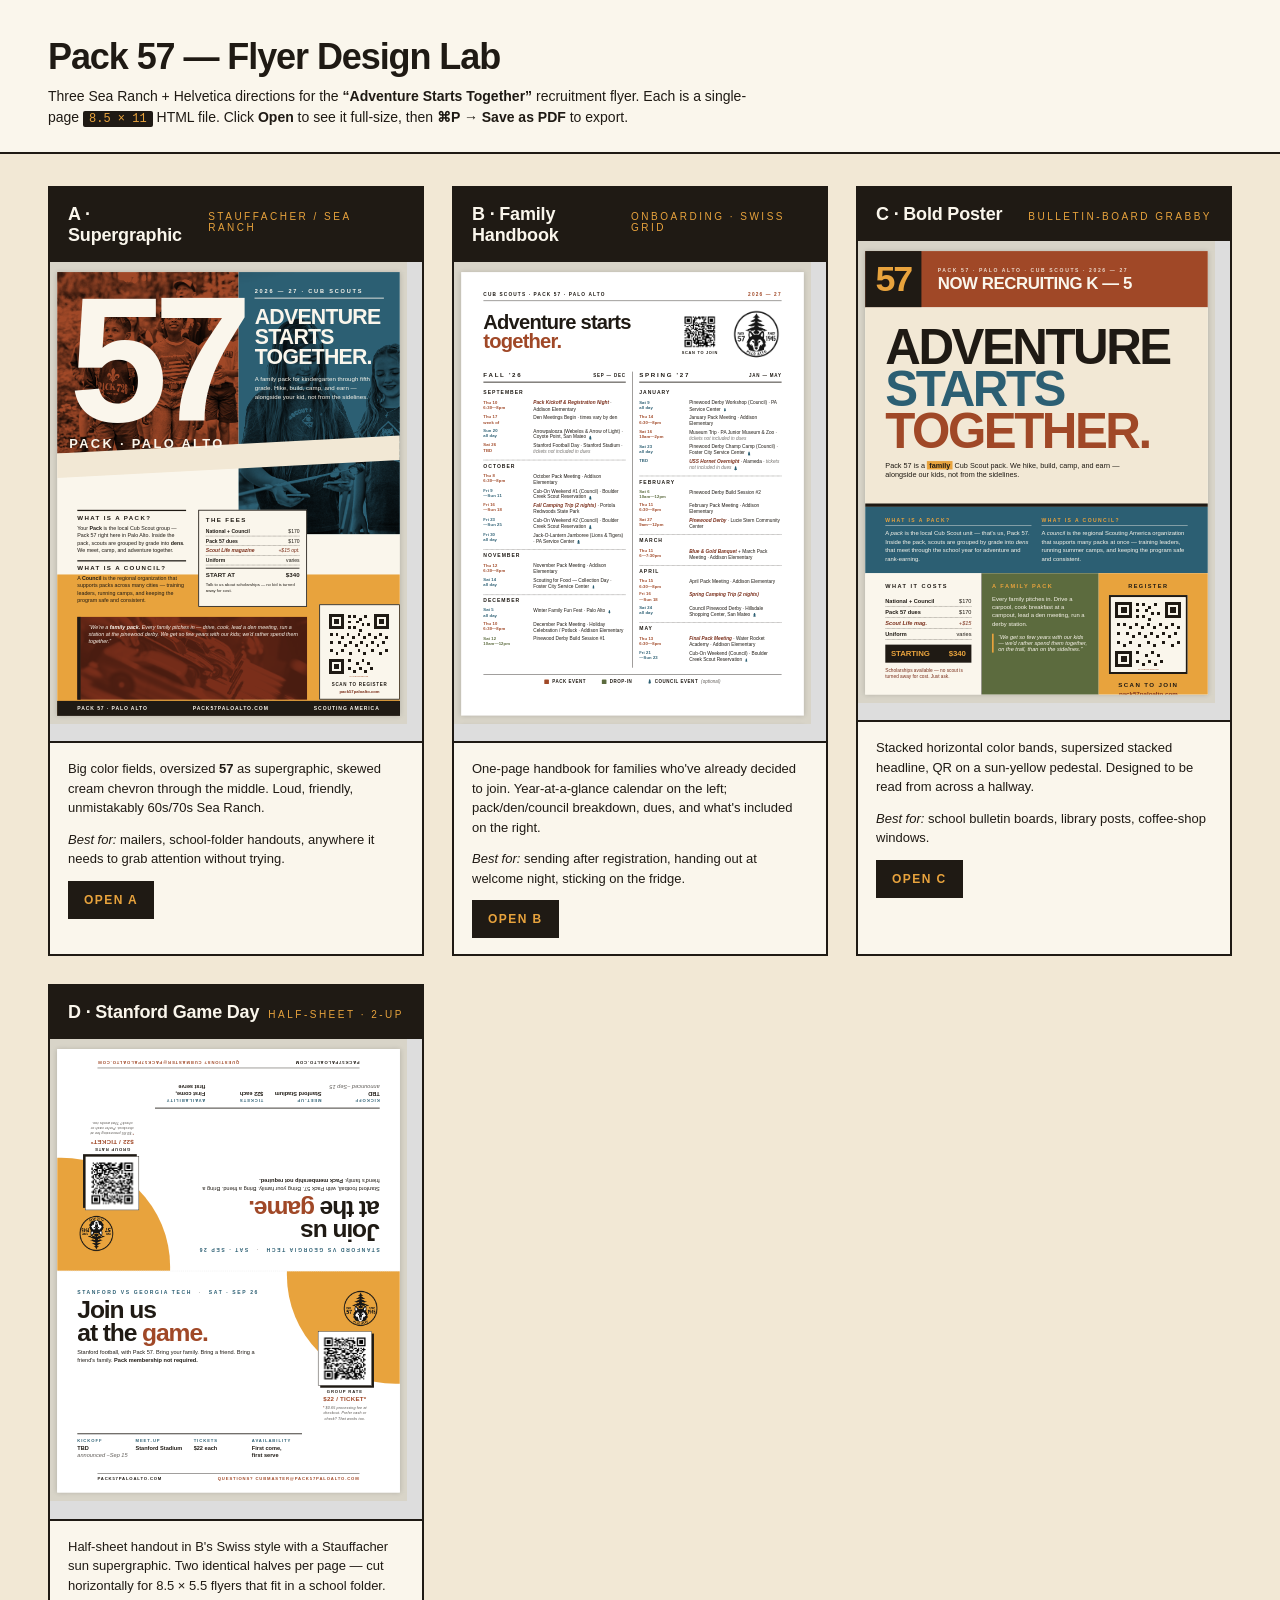
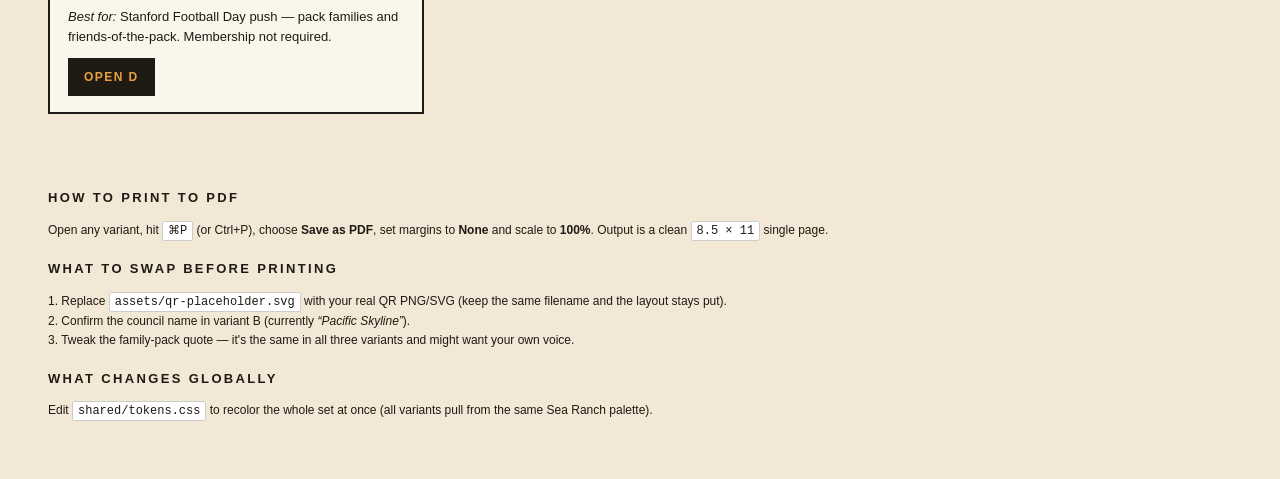
<file: index.html>
<!doctype html>
<html lang="en">
<head>
<meta charset="utf-8">
<title>Pack 57 Flyer — Design Lab</title>
<style>
  :root {
    --redwood: #A04827;
    --ocean:   #2C5F73;
    --sun:     #E8A33D;
    --moss:    #5C6B3E;
    --cream:   #F2E8D5;
    --bone:    #FAF6EC;
    --ink:     #1F1A14;
  }
  * { box-sizing: border-box; }
  html, body {
    margin: 0; padding: 0;
    font-family: "Helvetica Neue", Helvetica, Arial, sans-serif;
    background: var(--cream);
    color: var(--ink);
  }
  header {
    padding: 36px 48px 24px;
    border-bottom: 2px solid var(--ink);
    background: var(--bone);
  }
  header h1 {
    margin: 0;
    font-size: 36px;
    letter-spacing: -0.03em;
    font-weight: 900;
  }
  header p {
    margin: 8px 0 0;
    max-width: 720px;
    line-height: 1.5;
    font-size: 14px;
  }
  header code {
    background: var(--ink); color: var(--sun);
    padding: 1px 6px; border-radius: 2px;
    font-size: 12px;
  }

  main {
    padding: 32px 48px;
    display: grid;
    grid-template-columns: repeat(auto-fit, minmax(360px, 1fr));
    gap: 28px;
  }
  .card {
    background: var(--bone);
    border: 2px solid var(--ink);
    overflow: hidden;
    display: flex;
    flex-direction: column;
  }
  .card .head {
    padding: 16px 18px;
    background: var(--ink);
    color: var(--bone);
    display: flex;
    justify-content: space-between;
    align-items: baseline;
  }
  .card .head .name {
    font-size: 18px;
    font-weight: 900;
    letter-spacing: -0.01em;
  }
  .card .head .tag {
    font-size: 10px;
    letter-spacing: 0.25em;
    text-transform: uppercase;
    color: var(--sun);
  }
  .card .preview {
    aspect-ratio: 8.5 / 11;
    overflow: hidden;
    background: #ddd;
    border-bottom: 2px solid var(--ink);
  }
  .card iframe {
    width: 850px;
    height: 1100px;
    transform: scale(0.42);
    transform-origin: top left;
    border: 0;
    pointer-events: none;
  }
  .card .body {
    padding: 16px 18px;
    flex: 1;
  }
  .card .body p {
    margin: 0 0 12px;
    font-size: 13px;
    line-height: 1.5;
  }
  .card .actions {
    display: flex;
    gap: 8px;
    margin-top: 12px;
  }
  .card a.btn {
    display: inline-block;
    padding: 10px 14px;
    text-decoration: none;
    font-size: 12px;
    font-weight: 700;
    letter-spacing: 0.12em;
    text-transform: uppercase;
    border: 2px solid var(--ink);
    color: var(--ink);
    background: var(--bone);
  }
  .card a.btn.primary {
    background: var(--ink);
    color: var(--sun);
  }
  .card a.btn:hover { background: var(--sun); color: var(--ink); }

  footer {
    padding: 24px 48px 48px;
    font-size: 12px;
    line-height: 1.6;
    color: var(--ink);
  }
  footer h3 {
    margin: 18px 0 8px;
    font-size: 13px;
    text-transform: uppercase;
    letter-spacing: 0.18em;
  }
  footer code {
    background: #fff;
    padding: 2px 5px;
    border: 1px solid #ccc;
    border-radius: 2px;
  }
</style>
</head>
<body>

<header>
  <h1>Pack 57 — Flyer Design Lab</h1>
  <p>Three Sea Ranch + Helvetica directions for the
    <strong>“Adventure Starts Together”</strong> recruitment flyer.
    Each is a single-page <code>8.5 × 11</code> HTML file. Click
    <strong>Open</strong> to see it full-size, then
    <strong>⌘P → Save as PDF</strong> to export.</p>
</header>

<main>

  <div class="card">
    <div class="head">
      <span class="name">A · Supergraphic</span>
      <span class="tag">Stauffacher / Sea Ranch</span>
    </div>
    <div class="preview"><iframe src="variants/a-supergraphic.html"></iframe></div>
    <div class="body">
      <p>Big color fields, oversized <strong>57</strong> as supergraphic,
        skewed cream chevron through the middle. Loud, friendly,
        unmistakably 60s/70s Sea Ranch.</p>
      <p><em>Best for:</em> mailers, school-folder handouts, anywhere it
        needs to grab attention without trying.</p>
      <div class="actions">
        <a class="btn primary" href="variants/a-supergraphic.html" target="_blank">Open A</a>
      </div>
    </div>
  </div>

  <div class="card">
    <div class="head">
      <span class="name">B · Family Handbook</span>
      <span class="tag">Onboarding · Swiss Grid</span>
    </div>
    <div class="preview"><iframe src="variants/b-swiss-grid.html"></iframe></div>
    <div class="body">
      <p>One-page handbook for families who've already decided to join.
        Year-at-a-glance calendar on the left; pack/den/council breakdown,
        dues, and what's included on the right.</p>
      <p><em>Best for:</em> sending after registration, handing out at
        welcome night, sticking on the fridge.</p>
      <div class="actions">
        <a class="btn primary" href="variants/b-swiss-grid.html" target="_blank">Open B</a>
      </div>
    </div>
  </div>

  <div class="card">
    <div class="head">
      <span class="name">C · Bold Poster</span>
      <span class="tag">Bulletin-Board Grabby</span>
    </div>
    <div class="preview"><iframe src="variants/c-bold-poster.html"></iframe></div>
    <div class="body">
      <p>Stacked horizontal color bands, supersized stacked headline,
        QR on a sun-yellow pedestal. Designed to be read from
        across a hallway.</p>
      <p><em>Best for:</em> school bulletin boards, library posts,
        coffee-shop windows.</p>
      <div class="actions">
        <a class="btn primary" href="variants/c-bold-poster.html" target="_blank">Open C</a>
      </div>
    </div>
  </div>

  <div class="card">
    <div class="head">
      <span class="name">D · Stanford Game Day</span>
      <span class="tag">Half-Sheet · 2-up</span>
    </div>
    <div class="preview"><iframe src="variants/d-stanford-game.html"></iframe></div>
    <div class="body">
      <p>Half-sheet handout in B's Swiss style with a Stauffacher
        sun supergraphic. Two identical halves per page — cut
        horizontally for 8.5 × 5.5 flyers that fit in a school folder.</p>
      <p><em>Best for:</em> Stanford Football Day push — pack families
        and friends-of-the-pack. Membership not required.</p>
      <div class="actions">
        <a class="btn primary" href="variants/d-stanford-game.html" target="_blank">Open D</a>
      </div>
    </div>
  </div>

</main>

<footer>
  <h3>How to print to PDF</h3>
  <p>Open any variant, hit <code>⌘P</code> (or Ctrl+P), choose
    <strong>Save as PDF</strong>, set margins to <strong>None</strong>
    and scale to <strong>100%</strong>. Output is a clean
    <code>8.5 × 11</code> single page.</p>

  <h3>What to swap before printing</h3>
  <p>1. Replace <code>assets/qr-placeholder.svg</code> with your real QR PNG/SVG
       (keep the same filename and the layout stays put).<br>
     2. Confirm the council name in variant B (currently <em>“Pacific Skyline”</em>).<br>
     3. Tweak the family-pack quote — it's the same in all three variants
       and might want your own voice.</p>

  <h3>What changes globally</h3>
  <p>Edit <code>shared/tokens.css</code> to recolor the whole set at once
     (all variants pull from the same Sea Ranch palette).</p>
</footer>

</body>
</html>
</file>
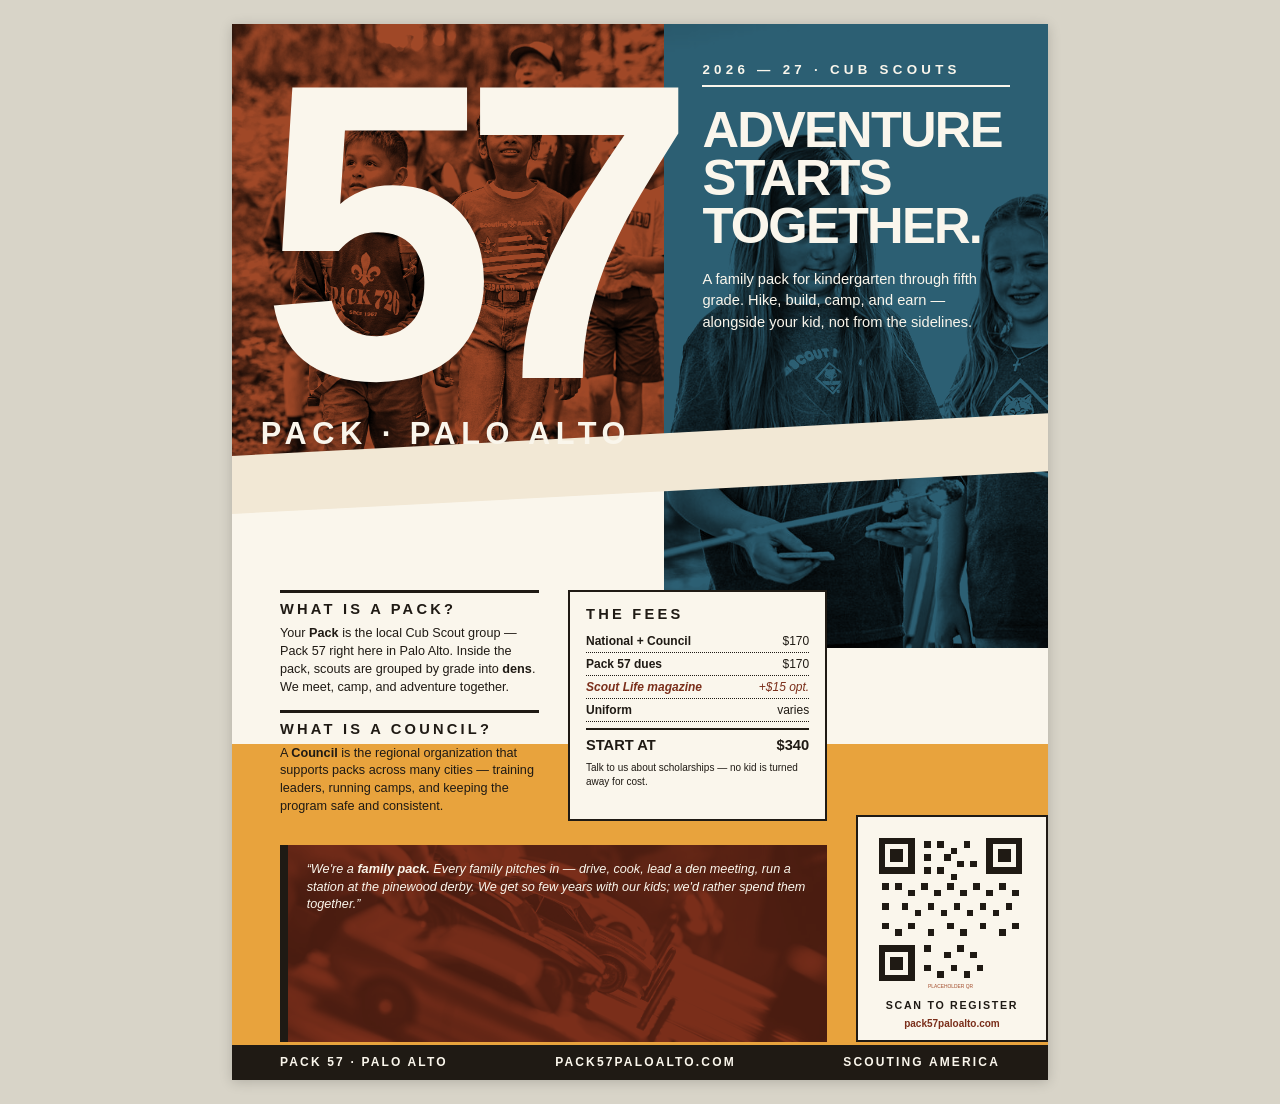
<file: variants/a-supergraphic.html>
<!doctype html>
<html lang="en">
<head>
<meta charset="utf-8">
<title>Pack 57 — Adventure Starts Together (Supergraphic)</title>
<link rel="stylesheet" href="../shared/tokens.css">
<style>
  /* ============= Variant A: Supergraphic =============
     Inspired by Barbara Stauffacher Solomon's Sea Ranch
     supergraphics — huge color fields, oversized numerals,
     diagonal accents. Helvetica throughout. */

  .a {
    background: var(--bone);
  }

  /* Supergraphic backdrop: three intersecting color fields */
  .a .field-redwood,
  .a .field-ocean,
  .a .field-sun {
    position: absolute;
    overflow: hidden;
  }
  .a .field-redwood {
    top: 0; left: 0;
    width: 4.5in; height: 4.5in;
    background: var(--redwood);
  }
  .a .field-ocean {
    top: 0; right: 0;
    width: 4in; height: 6.5in;
    background: var(--ocean);
  }
  .a .field-sun {
    bottom: 0; left: 0;
    width: 100%; height: 3.5in;
    background: var(--sun);
  }

  /* Tinted photos — Sea Ranch duotone treatment.
     Grayscale image multiplied over the field color so highlights
     pick up the field's hue and shadows go warm-black. Keeps the
     supergraphic geometry intact. */
  .a .field-redwood .photo,
  .a .field-ocean .photo,
  .a .pull .photo {
    position: absolute;
    inset: 0;
    width: 100%; height: 100%;
    object-fit: cover;
    mix-blend-mode: multiply;
    filter: grayscale(1) contrast(1.1) brightness(1.25);
    -webkit-print-color-adjust: exact;
    print-color-adjust: exact;
  }
  /* Position photo subjects away from the giant "57" numeral
     and headline text. */
  .a .field-redwood .photo { object-position: center 75%; }
  .a .field-ocean .photo   { object-position: center 80%; }

  .a .pull { position: relative; overflow: hidden; }
  .a .pull .photo {
    opacity: 0.45;
    object-position: center 60%;
  }
  .a .pull > * { position: relative; z-index: 1; }

  /* Diagonal stripe (Sea Ranch chevron) */
  .a .chevron {
    position: absolute;
    top: 4.5in; left: 0;
    width: 100%; height: 0.6in;
    background: var(--cream);
    transform: skewY(-3deg);
    transform-origin: left center;
    z-index: 2;
  }

  /* Big "57" numeral */
  .a .numeral {
    position: absolute;
    top: 0.3in; left: 0.3in;
    font-size: 4.4in;
    line-height: 0.85;
    font-weight: 900;
    color: var(--bone);
    letter-spacing: -0.08em;
    z-index: 3;
  }
  .a .numeral small {
    display: block;
    font-size: 0.32in;
    letter-spacing: 0.18em;
    font-weight: 700;
    margin-top: 0.1in;
    text-transform: uppercase;
  }

  /* Vertical type strip (right column on top half) */
  .a .vertical {
    position: absolute;
    top: 0.4in; right: 0.4in;
    width: 3.2in;
    color: var(--bone);
    z-index: 3;
  }
  .a .vertical .eyebrow {
    font-size: 10pt;
    letter-spacing: 0.32em;
    text-transform: uppercase;
    font-weight: 700;
    border-bottom: 2px solid var(--bone);
    padding-bottom: 6pt;
    margin-bottom: 14pt;
  }
  .a .vertical h1 {
    font-size: 38pt;
    line-height: 0.95;
    font-weight: 900;
    letter-spacing: -0.035em;
    margin: 0 0 14pt;
    text-transform: uppercase;
  }
  .a .vertical .lede {
    font-size: 11pt;
    line-height: 1.45;
    font-weight: 400;
    margin: 0 0 8pt;
  }

  /* Lower content over sun field */
  .a .lower {
    position: absolute;
    top: 5.4in; left: 0;
    width: 100%; height: 5.6in;
    padding: 0.5in 0.5in 0.4in;
    box-sizing: border-box;
    color: var(--ink);
    z-index: 3;
    display: grid;
    grid-template-columns: 2.7in 2.7in 2in;
    grid-template-rows: auto 1fr;
    gap: 0.25in 0.3in;
  }

  .a .lower h2 {
    font-size: 11pt;
    text-transform: uppercase;
    letter-spacing: 0.22em;
    font-weight: 900;
    margin: 0 0 6pt;
    border-top: 3px solid var(--ink);
    padding-top: 6pt;
  }
  .a .lower p, .a .lower li {
    font-size: 9.5pt;
    line-height: 1.4;
    margin: 0 0 4pt;
  }
  .a .lower ul { padding-left: 14pt; margin: 0; }

  .a .fees {
    background: var(--bone);
    padding: 10pt 12pt;
    border: 2px solid var(--ink);
  }
  .a .fees h2 { border-top: none; padding-top: 0; }
  .a .fees .row {
    display: flex; justify-content: space-between;
    border-bottom: 1px dotted var(--ink);
    padding: 3pt 0;
    font-size: 9pt;
  }
  .a .fees .row .lbl { font-weight: 700; }
  .a .fees .row.opt { color: var(--rust); font-style: italic; }
  .a .fees .total {
    display: flex; justify-content: space-between;
    margin-top: 5pt; padding-top: 5pt;
    border-top: 2px solid var(--ink);
    font-weight: 900; font-size: 11pt;
    text-transform: uppercase;
  }

  /* QR block — bottom right of sun field, on cream card */
  .a .qr {
    background: var(--bone);
    border: 2px solid var(--ink);
    padding: 8pt;
    text-align: center;
    grid-column: 3;
    grid-row: 1 / 3;
    align-self: end;
  }
  .a .qr img { width: 1.7in; height: 1.7in; display: block; }
  .a .qr .cap {
    font-size: 8pt; font-weight: 700;
    letter-spacing: 0.16em; text-transform: uppercase;
    margin-top: 6pt; line-height: 1.3;
  }
  .a .qr .url {
    font-size: 7.5pt; margin-top: 4pt;
    color: var(--rust); font-weight: 700;
  }

  /* Footer band */
  .a .foot {
    position: absolute;
    bottom: 0; left: 0; right: 0;
    background: var(--ink); color: var(--bone);
    padding: 8pt 0.5in;
    font-size: 9pt;
    letter-spacing: 0.18em;
    text-transform: uppercase;
    font-weight: 700;
    display: flex;
    justify-content: space-between;
    z-index: 4;
  }

  /* Pull quote on right */
  .a .pull {
    grid-column: 1 / 3;
    background: var(--rust);
    color: var(--bone);
    padding: 12pt 14pt;
    font-size: 11pt;
    font-style: italic;
    line-height: 1.35;
    border-left: 6pt solid var(--ink);
  }
</style>
</head>
<body>
<div class="page a">
  <div class="field-redwood">
    <img class="photo" src="../assets/hiking-together.jpg" alt="">
  </div>
  <div class="field-ocean">
    <img class="photo" src="../assets/smores.jpg" alt="">
  </div>
  <div class="field-sun"></div>
  <div class="chevron"></div>

  <div class="numeral">57<small>Pack · Palo Alto</small></div>

  <div class="vertical">
    <div class="eyebrow">2026 — 27 · Cub Scouts</div>
    <h1>Adventure<br>Starts<br>Together.</h1>
    <p class="lede">A family pack for kindergarten through fifth grade.
      Hike, build, camp, and earn — alongside your kid, not from the sidelines.</p>
  </div>

  <div class="lower">

    <div>
      <h2>What is a Pack?</h2>
      <p>Your <strong>Pack</strong> is the local Cub Scout group — Pack 57 right
        here in Palo Alto. Inside the pack, scouts are grouped by grade
        into <strong>dens</strong>. We meet, camp, and adventure together.</p>
      <h2 style="margin-top:10pt;">What is a Council?</h2>
      <p>A <strong>Council</strong> is the regional organization that supports
        packs across many cities — training leaders, running camps, and
        keeping the program safe and consistent.</p>
    </div>

    <div class="fees">
      <h2>The Fees</h2>
      <div class="row"><span class="lbl">National + Council</span><span>$170</span></div>
      <div class="row"><span class="lbl">Pack 57 dues</span><span>$170</span></div>
      <div class="row opt"><span class="lbl">Scout Life magazine</span><span>+$15 opt.</span></div>
      <div class="row"><span class="lbl">Uniform</span><span>varies</span></div>
      <div class="total"><span>Start at</span><span>$340</span></div>
      <p style="font-size:7.5pt; margin-top:6pt; color:var(--ink);">
        Talk to us about scholarships — no kid is turned away for cost.</p>
    </div>

    <div class="qr">
      <img src="../assets/qr-placeholder.svg" alt="QR code">
      <div class="cap">Scan to Register</div>
      <div class="url">pack57paloalto.com</div>
    </div>

    <div class="pull">
      <img class="photo" src="../assets/pinewood.jpg" alt="">
      <p style="margin:0;">“We're a <strong>family pack.</strong> Every family pitches in — drive,
      cook, lead a den meeting, run a station at the pinewood derby. We
      get so few years with our kids; we'd rather spend them together.”</p>
    </div>

  </div>

  <div class="foot">
    <span>Pack 57 · Palo Alto</span>
    <span>pack57paloalto.com</span>
    <span>Scouting America</span>
  </div>
</div>
</body>
</html>
</file>
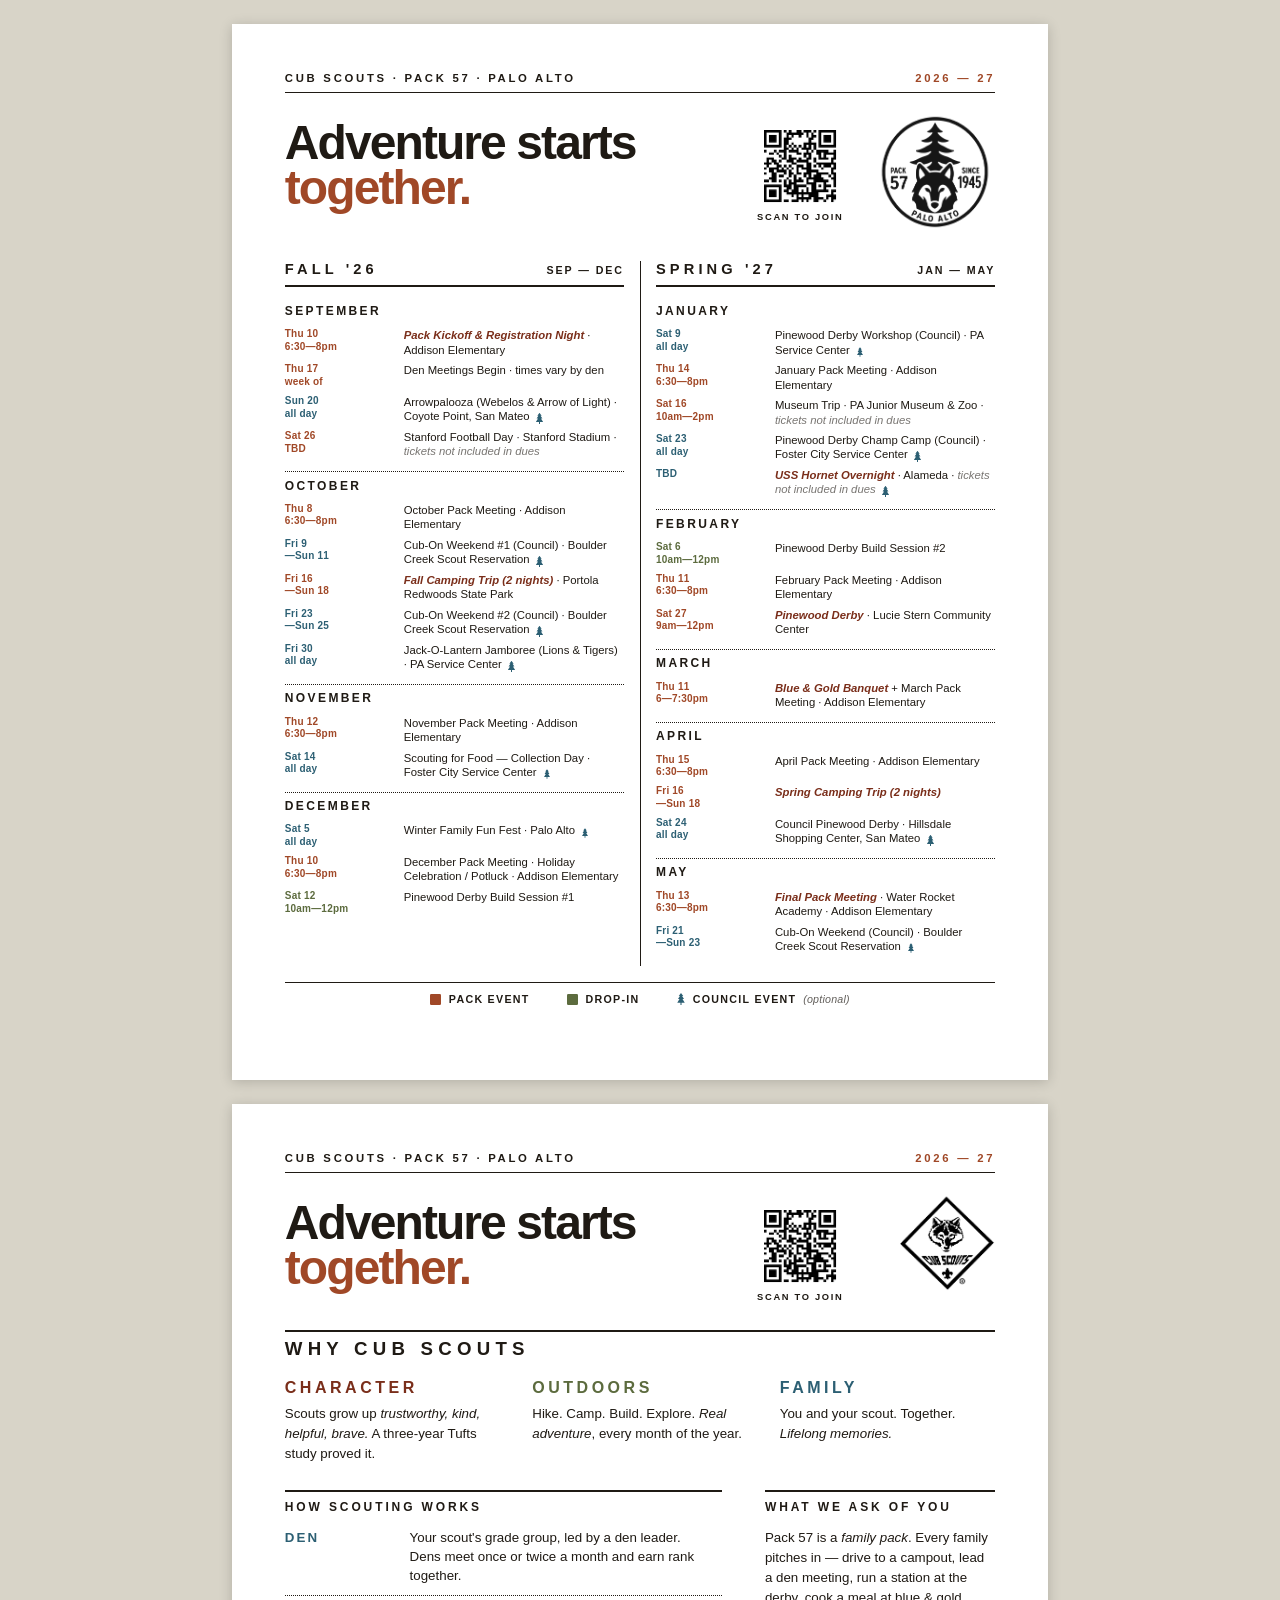
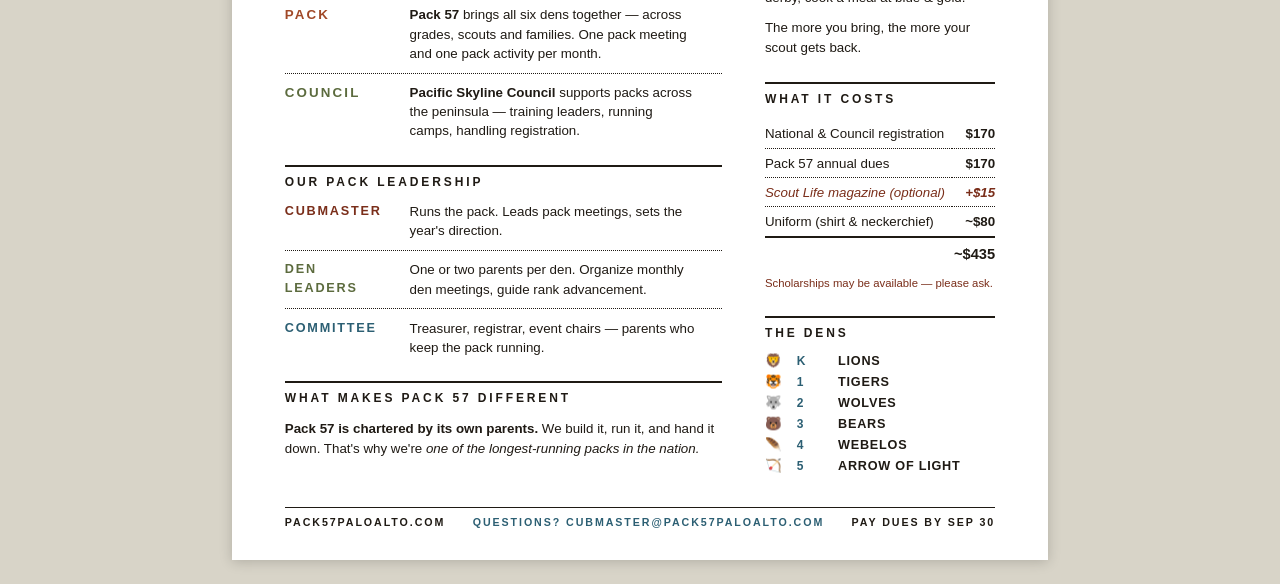
<file: variants/b-swiss-grid.html>
<!doctype html>
<html lang="en">
<head>
<meta charset="utf-8">
<title>Pack 57 — Welcome to the Pack (Onboarding)</title>
<link rel="stylesheet" href="../shared/tokens.css">
<style>
  /* ============= Variant B: Swiss Grid (Onboarding, 2-page) =============
     Page 1 — masthead + the Pack Year calendar.
     Page 2 — program breakdown + fees. */

  /* Print: each .page is a fresh sheet. */
  @media print {
    .page + .page { page-break-before: always; }
  }

  /* Override the shared .page cream/bone with pure white for this onboarding handbook */
  .page.b { background: #ffffff; }

  .b {
    background: #ffffff;
    padding: 0.5in 0.55in 0.45in;
    box-sizing: border-box;
    display: grid;
    grid-template-columns: repeat(12, 1fr);
    grid-auto-rows: min-content;
    gap: 10pt 14pt;
  }

  /* Header marque */
  .b .marque {
    grid-column: 1 / 13;
    display: flex;
    justify-content: space-between;
    align-items: baseline;
    border-bottom: 1pt solid var(--ink);
    padding-bottom: 6pt;
    font-size: 8.5pt;
    letter-spacing: 0.24em;
    text-transform: uppercase;
    font-weight: 700;
  }
  .b .marque .right { color: var(--redwood); }

  /* Hero — onboarding headline */
  .b .hero {
    grid-column: 1 / 9;
    margin-top: 10pt;
  }

  /* QR code — between hero and logo, nudged slightly left toward hero */
  .b .qr {
    grid-column: 9 / 11;
    margin-top: 14pt;
    margin-left: -33pt;
    display: flex;
    flex-direction: column;
    align-items: center;
    justify-content: flex-start;
  }
  .b .qr img {
    width: 0.85in;
    height: 0.85in;
    display: block;
  }
  .b .qr .qr-cap {
    margin-top: 4pt;
    font-size: 7pt;
    letter-spacing: 0.18em;
    text-transform: uppercase;
    font-weight: 700;
    color: var(--ink);
    text-align: center;
    line-height: 1.2;
  }
  .b .hero .num {
    font-size: 9pt;
    letter-spacing: 0.32em;
    text-transform: uppercase;
    font-weight: 700;
    color: var(--ocean);
    margin-bottom: 8pt;
  }
  .b .hero h1 {
    font-size: 36pt;
    line-height: 0.95;
    letter-spacing: -0.04em;
    font-weight: 900;
    margin: 0;
    color: var(--ink);
  }
  .b .hero h1 em {
    font-style: normal;
    color: var(--redwood);
  }
  .b .hero .sub {
    margin-top: 8pt;
    font-size: 10pt;
    line-height: 1.45;
    max-width: 5.2in;
    color: var(--ink);
  }

  /* Pack 57 logo, top right */
  .b .logo {
    grid-column: 11 / 13;
    margin-top: 4pt;
    display: flex;
    justify-content: flex-end;
    align-items: flex-start;
  }
  .b .logo img {
    width: 1.25in;
    height: auto;
  }

  /* Section header */
  .b h2 {
    font-size: 9pt;
    letter-spacing: 0.24em;
    text-transform: uppercase;
    font-weight: 900;
    margin: 0 0 8pt;
    border-top: 2pt solid var(--ink);
    padding-top: 6pt;
  }

  /* ===== Calendar (page 1, full width) ===== */
  .b .cal {
    grid-column: 1 / 13;
    margin-top: 12pt;
  }
  .b .cal h2 .yr { color: var(--ocean); margin-left: 4pt; }

  /* Fall | Spring as two side-by-side columns. */
  .b .cal .seasons {
    display: grid;
    grid-template-columns: 1fr 1fr;
    column-gap: 24pt;
    position: relative;
  }
  .b .cal .seasons::before {
    content: "";
    position: absolute;
    top: 0; bottom: 0;
    left: 50%;
    width: 0;
    border-left: 0.75pt solid var(--ink);
  }
  .b .cal .season-head {
    font-size: 11pt;
    letter-spacing: 0.28em;
    text-transform: uppercase;
    font-weight: 900;
    color: var(--ink);
    margin: 0 0 8pt;
    padding-bottom: 6pt;
    border-bottom: 2pt solid var(--ink);
    display: flex;
    justify-content: space-between;
    align-items: baseline;
  }
  .b .cal .season-head .span {
    font-size: 8pt;
    letter-spacing: 0.18em;
    color: var(--ink);
    font-weight: 700;
  }

  /* Months stacked vertically inside each season column. */
  .b .cal .month {
    padding: 5pt 0 7pt;
    border-bottom: 0.5pt dotted var(--ink);
  }
  .b .cal .month:last-child { border-bottom: none; }
  .b .cal .m {
    font-size: 9pt;
    font-weight: 900;
    letter-spacing: 0.2em;
    text-transform: uppercase;
    line-height: 1.3;
    color: var(--ink);
    margin: 0 0 4pt;
  }
  .b .cal ul {
    margin: 0;
    padding: 0;
    list-style: none;
    font-size: 8.5pt;
    line-height: 1.25;
  }
  .b .cal li {
    display: grid;
    grid-template-columns: 1.1in 1fr;
    gap: 10pt;
    padding: 2.5pt 0;
  }
  .b .cal li .d {
    font-variant-numeric: tabular-nums;
    font-weight: 700;
    color: var(--redwood);
    font-size: 7.5pt;
    line-height: 1.25;
    letter-spacing: 0.02em;
  }
  .b .cal li.dropin .d { color: var(--moss); }
  .b .cal li.council .d { color: var(--ocean); }

  /* Council redwood mark — small ocean conifer silhouette after each council event title */
  .b .cal li.council span:nth-of-type(2)::after {
    content: "";
    display: inline-block;
    width: 5pt;
    height: 8pt;
    margin-left: 5pt;
    background-image: url("data:image/svg+xml;utf8,<svg xmlns='http://www.w3.org/2000/svg' viewBox='0 0 10 16'><path d='M5 0 L8 4 L6.5 4 L9 8 L7 8 L10 13 L5.7 13 L5.7 16 L4.3 16 L4.3 13 L0 13 L3 8 L1 8 L3.5 4 L2 4 Z' fill='%232C5F73'/></svg>");
    background-repeat: no-repeat;
    background-size: contain;
    background-position: center;
    position: relative;
    top: 1pt;
    vertical-align: middle;
    -webkit-print-color-adjust: exact;
    print-color-adjust: exact;
  }
  .b .cal li em {
    font-style: italic;
    color: var(--rust);
    font-weight: 700;
  }
  .b .cal li em.paid { font-weight: 400; color: var(--ink); opacity: 0.6; }
  .b .cal li .note {
    font-size: 7pt;
    color: var(--rust);
    font-style: italic;
    display: block;
    margin-top: 1pt;
  }

  /* Calendar legend — sits under the seasons grid */
  .b .cal .key {
    grid-column: 1 / 13;
    margin-top: 12pt;
    padding-top: 8pt;
    border-top: 0.5pt solid var(--ink);
    display: flex;
    justify-content: center;
    gap: 28pt;
    font-size: 8pt;
    letter-spacing: 0.12em;
    text-transform: uppercase;
    font-weight: 700;
    color: var(--ink);
  }
  .b .cal .key .item {
    display: flex;
    align-items: center;
    gap: 6pt;
  }
  .b .cal .key .swatch {
    display: inline-block;
    width: 8pt;
    height: 8pt;
    border-radius: 1pt;
  }
  .b .cal .key .swatch.regular { background: var(--redwood); }
  .b .cal .key .swatch.dropin { background: var(--moss); }
  .b .cal .key .swatch.council {
    background-color: transparent;
    width: 6pt;
    height: 9pt;
    border-radius: 0;
    background-image: url("data:image/svg+xml;utf8,<svg xmlns='http://www.w3.org/2000/svg' viewBox='0 0 10 16'><path d='M5 0 L8 4 L6.5 4 L9 8 L7 8 L10 13 L5.7 13 L5.7 16 L4.3 16 L4.3 13 L0 13 L3 8 L1 8 L3.5 4 L2 4 Z' fill='%232C5F73'/></svg>");
    background-repeat: no-repeat;
    background-size: contain;
    background-position: center;
    -webkit-print-color-adjust: exact;
    print-color-adjust: exact;
  }
  .b .cal .key .opt {
    font-style: italic;
    text-transform: none;
    letter-spacing: 0.02em;
    font-weight: 400;
    color: var(--ink);
    opacity: 0.7;
    margin-left: 2pt;
  }

  /* ===== Page 2: program breakdown + fees ===== */
  .b .p2-hero {
    grid-column: 1 / 9;
    margin-top: 10pt;
  }
  .b .p2-qr {
    grid-column: 9 / 11;
    margin-top: 14pt;
    margin-left: -33pt;
    display: flex;
    flex-direction: column;
    align-items: center;
    justify-content: flex-start;
  }
  .b .p2-qr img {
    width: 0.85in;
    height: 0.85in;
    display: block;
  }
  .b .p2-qr .qr-cap {
    margin-top: 4pt;
    font-size: 7pt;
    letter-spacing: 0.18em;
    text-transform: uppercase;
    font-weight: 700;
    color: var(--ink);
    text-align: center;
    line-height: 1.2;
  }
  .b .p2-logo {
    grid-column: 11 / 13;
    margin-top: 4pt;
    display: flex;
    justify-content: flex-end;
    align-items: flex-start;
  }
  .b .p2-logo img { width: 1in; height: auto; }
  .b .p2-hero h1 {
    font-size: 36pt;
    line-height: 0.95;
    letter-spacing: -0.04em;
    font-weight: 900;
    margin: 0;
    color: var(--ink);
  }
  .b .p2-hero h1 em { font-style: normal; color: var(--redwood); }
  .b .p2-hero .num {
    font-size: 9pt;
    letter-spacing: 0.32em;
    text-transform: uppercase;
    font-weight: 700;
    color: var(--ocean);
    margin-bottom: 8pt;
  }

  /* Why-Cub-Scouts label — section header above the three columns */
  .b .why-label {
    grid-column: 1 / 13;
    margin-top: 10pt;
    font-size: 14pt;
    letter-spacing: 0.28em;
    text-transform: uppercase;
    font-weight: 900;
    color: var(--ink);
    border-top: 2pt solid var(--ink);
    padding-top: 5pt;
  }

  /* Why-Cub-Scouts row — three blurbs across full width */
  .b .why {
    grid-column: 1 / 13;
    margin-top: 2pt;
    display: grid;
    grid-template-columns: 1fr 1fr 1fr;
    column-gap: 24pt;
  }
  .b .why .why-item h3 {
    font-size: 12pt;
    letter-spacing: 0.22em;
    text-transform: uppercase;
    font-weight: 900;
    margin: 0 0 5pt;
    padding-top: 2pt;
  }
  .b .why .why-item:nth-child(1) h3 { color: var(--rust); }
  .b .why .why-item:nth-child(2) h3 { color: var(--moss); }
  .b .why .why-item:nth-child(3) h3 { color: var(--ocean); }
  .b .why .why-item p {
    font-size: 10pt;
    line-height: 1.5;
    margin: 0;
  }
  .b .why .why-item p em {
    font-style: italic;
    color: var(--ink);
  }

  /* Reference panels — two columns, each a vertical stack */
  .b .panels {
    grid-column: 1 / 13;
    margin-top: 10pt;
    display: grid;
    grid-template-columns: 1.9fr 1fr;
    column-gap: 32pt;
  }
  .b .panel-col-left,
  .b .panel-col-right {
    display: flex;
    flex-direction: column;
  }
  .b .panel-col-left .panel + .panel,
  .b .panel-col-right .panel + .panel {
    margin-top: 18pt;
  }
  .b .panel h2 {
    font-size: 9pt;
    letter-spacing: 0.24em;
    text-transform: uppercase;
    font-weight: 900;
    margin: 0 0 10pt;
    border-top: 2pt solid var(--ink);
    padding-top: 6pt;
  }

  /* Panel: dens by grade — compact emoji list */
  .b .panel .dens {
    display: grid;
    grid-template-columns: 0.22in 0.32in 1fr;
    gap: 4pt 8pt;
    font-size: 9.5pt;
    line-height: 1.25;
    align-items: baseline;
  }
  .b .panel .dens .emoji {
    font-size: 10pt;
    line-height: 1;
  }
  .b .panel .dens .grade {
    font-weight: 900;
    color: var(--ocean);
    font-variant-numeric: tabular-nums;
    font-size: 9pt;
    letter-spacing: 0.06em;
  }
  .b .panel .dens .den-name {
    font-weight: 700;
    letter-spacing: 0.06em;
    text-transform: uppercase;
  }

  /* Panel: leadership — parallel to org */
  .b .panel .lead-row {
    display: grid;
    grid-template-columns: 1.05in minmax(0, 3in);
    gap: 18pt;
    padding: 7pt 0;
    border-bottom: 0.5pt dotted var(--ink);
    font-size: 10pt;
    line-height: 1.45;
  }
  .b .panel .lead-row:last-child { border-bottom: none; padding-bottom: 0; }
  .b .panel .lead-row:first-of-type { padding-top: 0; }
  .b .panel .lead-row .role {
    font-weight: 900;
    letter-spacing: 0.14em;
    text-transform: uppercase;
    font-size: 9.5pt;
  }
  .b .panel .lead-row.l1 .role { color: var(--rust); }
  .b .panel .lead-row.l2 .role { color: var(--moss); }
  .b .panel .lead-row.l3 .role { color: var(--ocean); }

  /* Panel: org explainer (Den/Pack/Council) */
  .b .panel .org-row {
    display: grid;
    grid-template-columns: 1.05in minmax(0, 3in);
    gap: 18pt;
    padding: 7pt 0;
    border-bottom: 0.5pt dotted var(--ink);
    font-size: 10pt;
    line-height: 1.45;
  }
  .b .panel .org-row:last-child { border-bottom: none; padding-bottom: 0; }
  .b .panel .org-row:first-of-type { padding-top: 0; }
  .b .panel .org-row .term {
    font-weight: 900;
    letter-spacing: 0.16em;
    text-transform: uppercase;
  }
  .b .panel .org-row.r1 .term { color: var(--ocean); }
  .b .panel .org-row.r2 .term { color: var(--redwood); }
  .b .panel .org-row.r3 .term { color: var(--moss); }

  /* Panel: what we ask, what makes us different */
  .b .panel .ask p,
  .b .panel .different p {
    font-size: 10pt;
    line-height: 1.5;
    margin: 0 0 8pt;
  }
  .b .panel .ask p:last-child,
  .b .panel .different p:last-child { margin-bottom: 0; }
  .b .panel .ask p em,
  .b .panel .different p em { font-style: italic; }
  .b .panel .different p b { font-weight: 700; }

  /* Panel: dues table */
  .b .panel table {
    width: 100%;
    border-collapse: collapse;
    font-size: 10pt;
  }
  .b .panel table td {
    padding: 5pt 0;
    border-bottom: 0.5pt dotted var(--ink);
  }
  .b .panel table td.r {
    text-align: right;
    font-variant-numeric: tabular-nums;
    font-weight: 700;
  }
  .b .panel table tr.opt td {
    color: var(--rust);
    font-style: italic;
  }
  .b .panel table tr.tot td {
    border-top: 1.5pt solid var(--ink);
    border-bottom: none;
    padding-top: 6pt;
    font-weight: 900;
    font-size: 11pt;
    text-transform: uppercase;
  }
  .b .panel .scholar-note {
    font-size: 8.5pt;
    margin-top: 6pt;
    color: var(--rust);
    line-height: 1.4;
  }

  /* Footer */
  .b .foot {
    grid-column: 1 / 13;
    margin-top: 14pt;
    border-top: 1pt solid var(--ink);
    padding-top: 6pt;
    display: flex;
    justify-content: space-between;
    font-size: 8pt;
    letter-spacing: 0.18em;
    text-transform: uppercase;
    font-weight: 700;
  }
  .b .foot .mid { color: var(--ocean); }
</style>
</head>
<body>

<!-- =============================================================
     PAGE 1 — masthead + Pack Year calendar
     ============================================================= -->
<div class="page b">

  <div class="marque">
    <span>Cub Scouts · Pack 57 · Palo Alto</span>
    <span class="right">2026 — 27</span>
  </div>

  <div class="hero">
    <h1>Adventure starts<br><em>together.</em></h1>
  </div>

  <div class="qr">
    <img src="../assets/qr-pack57-join.png" alt="Scan to join Pack 57">
    <div class="qr-cap">Scan to Join</div>
  </div>

  <div class="logo">
    <img src="../assets/pack57-logo-mono.png" alt="Cub Scouts Pack 57 Palo Alto">
  </div>

  <div class="cal">
    <div class="seasons">

      <!-- ===== FALL ===== -->
      <div class="season fall">
        <div class="season-head"><span>Fall '26</span><span class="span">Sep — Dec</span></div>

        <div class="month">
          <div class="m">September</div>
          <ul>
            <li class="flag"><span class="d">Thu 10<br>6:30—8pm</span><span><em>Pack Kickoff &amp; Registration Night</em> · Addison Elementary</span></li>
            <li><span class="d">Thu 17<br>week of</span><span>Den Meetings Begin · times vary by den</span></li>
            <li class="council"><span class="d">Sun 20<br>all day</span><span>Arrowpalooza (Webelos &amp; Arrow of Light) · Coyote Point, San Mateo</span></li>
            <li><span class="d">Sat 26<br>TBD</span><span>Stanford Football Day · Stanford Stadium · <em class="paid">tickets not included in dues</em></span></li>
          </ul>
        </div>

        <div class="month">
          <div class="m">October</div>
          <ul>
            <li><span class="d">Thu 8<br>6:30—8pm</span><span>October Pack Meeting · Addison Elementary</span></li>
            <li class="council"><span class="d">Fri 9<br>—Sun 11</span><span>Cub-On Weekend #1 (Council) · Boulder Creek Scout Reservation</span></li>
            <li class="flag"><span class="d">Fri 16<br>—Sun 18</span><span><em>Fall Camping Trip (2 nights)</em> · Portola Redwoods State Park</span></li>
            <li class="council"><span class="d">Fri 23<br>—Sun 25</span><span>Cub-On Weekend #2 (Council) · Boulder Creek Scout Reservation</span></li>
            <li class="council"><span class="d">Fri 30<br>all day</span><span>Jack-O-Lantern Jamboree (Lions &amp; Tigers) · PA Service Center</span></li>
          </ul>
        </div>

        <div class="month">
          <div class="m">November</div>
          <ul>
            <li><span class="d">Thu 12<br>6:30—8pm</span><span>November Pack Meeting · Addison Elementary</span></li>
            <li class="council"><span class="d">Sat 14<br>all day</span><span>Scouting for Food — Collection Day · Foster City Service Center</span></li>
          </ul>
        </div>

        <div class="month">
          <div class="m">December</div>
          <ul>
            <li class="council"><span class="d">Sat 5<br>all day</span><span>Winter Family Fun Fest · Palo Alto</span></li>
            <li><span class="d">Thu 10<br>6:30—8pm</span><span>December Pack Meeting · Holiday Celebration / Potluck · Addison Elementary</span></li>
            <li class="dropin"><span class="d">Sat 12<br>10am—12pm</span><span>Pinewood Derby Build Session #1</span></li>
          </ul>
        </div>
      </div>

      <!-- ===== SPRING (Jan—May) ===== -->
      <div class="season spring">
        <div class="season-head"><span>Spring '27</span><span class="span">Jan — May</span></div>

        <div class="month">
          <div class="m">January</div>
          <ul>
            <li class="council"><span class="d">Sat 9<br>all day</span><span>Pinewood Derby Workshop (Council) · PA Service Center</span></li>
            <li><span class="d">Thu 14<br>6:30—8pm</span><span>January Pack Meeting · Addison Elementary</span></li>
            <li><span class="d">Sat 16<br>10am—2pm</span><span>Museum Trip · PA Junior Museum &amp; Zoo · <em class="paid">tickets not included in dues</em></span></li>
            <li class="council"><span class="d">Sat 23<br>all day</span><span>Pinewood Derby Champ Camp (Council) · Foster City Service Center</span></li>
            <li class="council"><span class="d">TBD</span><span><em>USS Hornet Overnight</em> · Alameda · <em class="paid">tickets not included in dues</em></span></li>
          </ul>
        </div>

        <div class="month">
          <div class="m">February</div>
          <ul>
            <li class="dropin"><span class="d">Sat 6<br>10am—12pm</span><span>Pinewood Derby Build Session #2</span></li>
            <li><span class="d">Thu 11<br>6:30—8pm</span><span>February Pack Meeting · Addison Elementary</span></li>
            <li class="flag"><span class="d">Sat 27<br>9am—12pm</span><span><em>Pinewood Derby</em> · Lucie Stern Community Center</span></li>
          </ul>
        </div>

        <div class="month">
          <div class="m">March</div>
          <ul>
            <li class="flag"><span class="d">Thu 11<br>6—7:30pm</span><span><em>Blue &amp; Gold Banquet</em> + March Pack Meeting · Addison Elementary</span></li>
          </ul>
        </div>

        <div class="month">
          <div class="m">April</div>
          <ul>
            <li><span class="d">Thu 15<br>6:30—8pm</span><span>April Pack Meeting · Addison Elementary</span></li>
            <li class="flag"><span class="d">Fri 16<br>—Sun 18</span><span><em>Spring Camping Trip (2 nights)</em></span></li>
            <li class="council"><span class="d">Sat 24<br>all day</span><span>Council Pinewood Derby · Hillsdale Shopping Center, San Mateo</span></li>
          </ul>
        </div>

        <div class="month">
          <div class="m">May</div>
          <ul>
            <li class="flag"><span class="d">Thu 13<br>6:30—8pm</span><span><em>Final Pack Meeting</em> · Water Rocket Academy · Addison Elementary</span></li>
            <li class="council"><span class="d">Fri 21<br>—Sun 23</span><span>Cub-On Weekend (Council) · Boulder Creek Scout Reservation</span></li>
          </ul>
        </div>
      </div>

    </div>

    <div class="key">
      <div class="item">
        <span class="swatch regular"></span>
        <span>Pack event</span>
      </div>
      <div class="item">
        <span class="swatch dropin"></span>
        <span>Drop-in</span>
      </div>
      <div class="item">
        <span class="swatch council"></span>
        <span>Council event <span class="opt">(optional)</span></span>
      </div>
    </div>
  </div>

</div>

<!-- =============================================================
     PAGE 2 — program breakdown + fees (rough draft)
     ============================================================= -->
<div class="page b">

  <div class="marque">
    <span>Cub Scouts · Pack 57 · Palo Alto</span>
    <span class="right">2026 — 27</span>
  </div>

  <div class="p2-hero">
    <h1>Adventure starts<br><em>together.</em></h1>
  </div>

  <div class="p2-qr">
    <img src="../assets/qr-pack57-join.png" alt="Scan to join Pack 57">
    <div class="qr-cap">Scan to Join</div>
  </div>

  <div class="p2-logo">
    <img src="../assets/cub-scout-logo.png" alt="Cub Scouts">
  </div>

  <div class="why-label">Why Cub Scouts</div>

  <div class="why">
    <div class="why-item">
      <h3>Character</h3>
      <p>Scouts grow up <em>trustworthy, kind, helpful, brave.</em>
        A three-year Tufts study proved it.</p>
    </div>
    <div class="why-item">
      <h3>Outdoors</h3>
      <p>Hike. Camp. Build. Explore. <em>Real adventure</em>,
        every month of the year.</p>
    </div>
    <div class="why-item">
      <h3>Family</h3>
      <p>You and your scout. Together. <em>Lifelong memories.</em></p>
    </div>
  </div>

  <div class="panels">

    <div class="panel-col-left">
      <div class="panel">
        <h2>How Scouting Works</h2>
        <div class="org-row r1">
          <div class="term">Den</div>
          <div>Your scout's grade group, led by a den leader.
            Dens meet once or twice a month and earn rank together.</div>
        </div>
        <div class="org-row r2">
          <div class="term">Pack</div>
          <div><b>Pack 57</b> brings all six dens together —
            across grades, scouts and families. One pack meeting
            and one pack activity per month.</div>
        </div>
        <div class="org-row r3">
          <div class="term">Council</div>
          <div><b>Pacific Skyline Council</b> supports packs across
            the peninsula — training leaders, running camps,
            handling registration.</div>
        </div>
      </div>

      <div class="panel">
        <h2>Our Pack Leadership</h2>
        <div class="lead-row l1">
          <div class="role">Cubmaster</div>
          <div>Runs the pack. Leads pack meetings,
            sets the year's direction.</div>
        </div>
        <div class="lead-row l2">
          <div class="role">Den Leaders</div>
          <div>One or two parents per den. Organize monthly
            den meetings, guide rank advancement.</div>
        </div>
        <div class="lead-row l3">
          <div class="role">Committee</div>
          <div>Treasurer, registrar, event chairs —
            parents who keep the pack running.</div>
        </div>
      </div>

      <div class="panel">
        <h2>What makes Pack 57 different</h2>
        <div class="different">
          <p><b>Pack 57 is chartered by its own parents.</b>
            We build it, run it, and hand it down. That's why
            we're <em>one of the longest-running packs in the
            nation.</em></p>
        </div>
      </div>
    </div>

    <div class="panel-col-right">
      <div class="panel">
        <h2>What we ask of you</h2>
        <div class="ask">
          <p>Pack 57 is a <em>family pack</em>. Every family
            pitches in — drive to a campout, lead a den meeting,
            run a station at the derby, cook a meal at blue
            &amp; gold.</p>
          <p>The more you bring, the more your scout gets
            back.</p>
        </div>
      </div>

      <div class="panel">
        <h2>What it costs</h2>
        <table>
          <tr><td>National &amp; Council registration</td><td class="r">$170</td></tr>
          <tr><td>Pack 57 annual dues</td><td class="r">$170</td></tr>
          <tr class="opt"><td>Scout Life magazine (optional)</td><td class="r">+$15</td></tr>
          <tr><td>Uniform (shirt &amp; neckerchief)</td><td class="r">~$80</td></tr>
          <tr class="tot"><td></td><td class="r">~$435</td></tr>
        </table>
        <div class="scholar-note">Scholarships may be available —
          please ask.</div>
      </div>

      <div class="panel">
        <h2>The Dens</h2>
        <div class="dens">
          <div class="emoji">🦁</div><div class="grade">K</div><div class="den-name">Lions</div>
          <div class="emoji">🐯</div><div class="grade">1</div><div class="den-name">Tigers</div>
          <div class="emoji">🐺</div><div class="grade">2</div><div class="den-name">Wolves</div>
          <div class="emoji">🐻</div><div class="grade">3</div><div class="den-name">Bears</div>
          <div class="emoji">🪶</div><div class="grade">4</div><div class="den-name">Webelos</div>
          <div class="emoji">🏹</div><div class="grade">5</div><div class="den-name">Arrow of Light</div>
        </div>
      </div>
    </div>

  </div>

  <div class="foot">
    <span>pack57paloalto.com</span>
    <span class="mid">Questions? cubmaster@pack57paloalto.com</span>
    <span>Pay dues by Sep 30</span>
  </div>

</div>

</body>
</html>
</file>
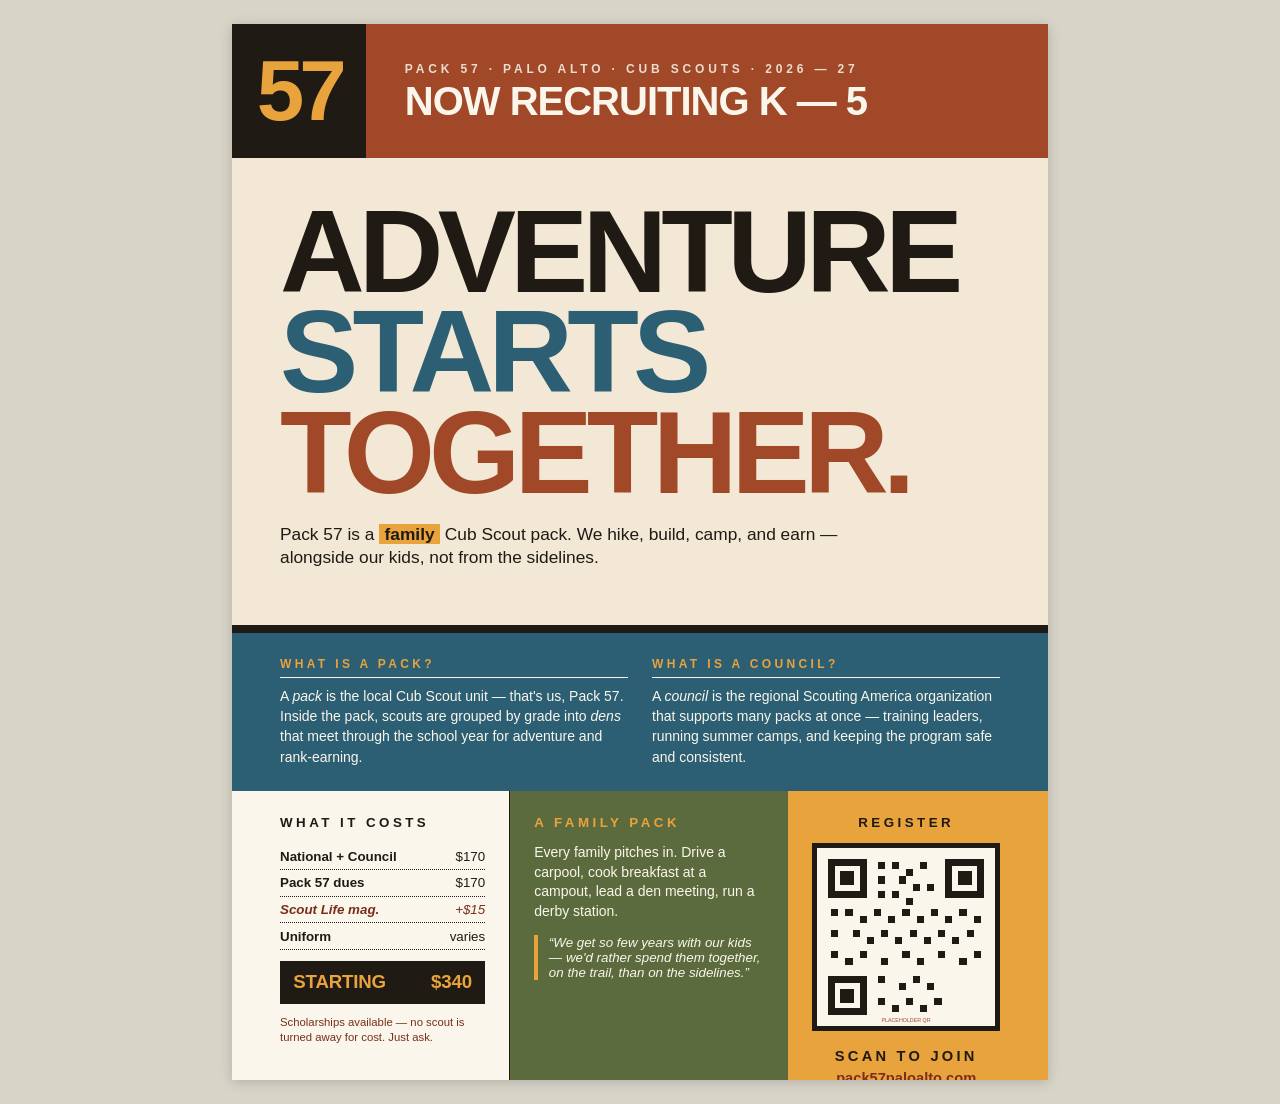
<file: variants/c-bold-poster.html>
<!doctype html>
<html lang="en">
<head>
<meta charset="utf-8">
<title>Pack 57 — Adventure Starts Together (Bold Poster)</title>
<link rel="stylesheet" href="../shared/tokens.css">
<style>
  /* ============= Variant C: Bold Poster =============
     Tall, high-contrast, bulletin-board grabby.
     Stacked horizontal bands of color. Helvetica.
     Made to be readable from across a hallway. */

  .c {
    background: var(--bone);
    display: flex;
    flex-direction: column;
  }

  /* Top: redwood band w/ vertical "57" tab */
  .c .band1 {
    background: var(--redwood);
    color: var(--bone);
    height: 1.4in;
    display: flex;
    align-items: stretch;
    flex: 0 0 auto;
  }
  .c .tab {
    background: var(--ink);
    color: var(--sun);
    width: 1.4in;
    display: flex;
    align-items: center;
    justify-content: center;
    font-size: 64pt;
    font-weight: 900;
    letter-spacing: -0.06em;
  }
  .c .band1 .meta {
    flex: 1;
    padding: 14pt 0.4in;
    display: flex;
    flex-direction: column;
    justify-content: center;
  }
  .c .band1 .eyebrow {
    font-size: 9pt;
    letter-spacing: 0.32em;
    text-transform: uppercase;
    font-weight: 700;
    opacity: 0.85;
  }
  .c .band1 h1 {
    font-size: 30pt;
    font-weight: 900;
    letter-spacing: -0.025em;
    margin: 4pt 0 0;
    text-transform: uppercase;
    line-height: 1;
  }

  /* The hero — supersized type */
  .c .hero {
    background: var(--cream);
    padding: 0.45in 0.5in 0.4in;
    flex: 0 0 auto;
    border-bottom: 6pt solid var(--ink);
  }
  .c .hero .stack {
    font-size: 88pt;
    font-weight: 900;
    line-height: 0.86;
    letter-spacing: -0.05em;
    color: var(--ink);
    text-transform: uppercase;
  }
  .c .hero .stack .l2 { color: var(--ocean); }
  .c .hero .stack .l3 { color: var(--redwood); }
  .c .hero .lede {
    margin-top: 14pt;
    font-size: 13pt;
    line-height: 1.35;
    max-width: 6.5in;
    font-weight: 400;
  }
  .c .hero .lede strong { background: var(--sun); padding: 0 4pt; }

  /* Middle: definitions on ocean band */
  .c .band-mid {
    background: var(--ocean);
    color: var(--bone);
    padding: 18pt 0.5in;
    display: grid;
    grid-template-columns: 1fr 1fr;
    gap: 18pt;
    flex: 0 0 auto;
  }
  .c .band-mid h3 {
    font-size: 9pt;
    letter-spacing: 0.28em;
    text-transform: uppercase;
    font-weight: 900;
    color: var(--sun);
    margin: 0 0 6pt;
    border-bottom: 1pt solid var(--bone);
    padding-bottom: 4pt;
  }
  .c .band-mid p {
    font-size: 10.5pt;
    line-height: 1.45;
    margin: 0;
  }

  /* Bottom: fees + family + QR */
  .c .bottom {
    flex: 1;
    display: grid;
    grid-template-columns: 1.2fr 1.2fr 1fr;
    grid-template-rows: 1fr;
    background: var(--bone);
  }

  .c .fees {
    padding: 18pt 18pt 18pt 0.5in;
    border-right: 1pt solid var(--ink);
  }
  .c .fees h3, .c .family h3, .c .qr h3 {
    font-size: 10pt;
    letter-spacing: 0.26em;
    text-transform: uppercase;
    font-weight: 900;
    margin: 0 0 10pt;
    color: var(--ink);
  }
  .c .fees .line {
    display: flex;
    justify-content: space-between;
    padding: 4pt 0;
    border-bottom: 1pt dotted var(--ink);
    font-size: 10pt;
  }
  .c .fees .line .lbl { font-weight: 700; }
  .c .fees .line.opt { color: var(--rust); font-style: italic; }
  .c .fees .total {
    margin-top: 8pt;
    padding: 8pt 10pt;
    background: var(--ink); color: var(--sun);
    display: flex; justify-content: space-between;
    font-size: 14pt; font-weight: 900;
    text-transform: uppercase;
    letter-spacing: -0.01em;
  }
  .c .fees .schol {
    margin-top: 8pt;
    font-size: 8.5pt;
    color: var(--rust);
    line-height: 1.4;
  }

  .c .family {
    padding: 18pt;
    background: var(--moss);
    color: var(--bone);
  }
  .c .family h3 { color: var(--sun); }
  .c .family p {
    font-size: 10.5pt;
    line-height: 1.4;
    margin: 0 0 8pt;
  }
  .c .family .quote {
    border-left: 3pt solid var(--sun);
    padding-left: 8pt;
    font-style: italic;
    font-size: 10pt;
    margin-top: 10pt;
  }

  .c .qr {
    padding: 18pt 0.5in 18pt 18pt;
    text-align: center;
    background: var(--sun);
  }
  .c .qr img {
    width: 1.85in; height: 1.85in;
    border: 4pt solid var(--ink);
    background: var(--bone);
  }
  .c .qr .label {
    font-size: 11pt;
    letter-spacing: 0.22em;
    text-transform: uppercase;
    font-weight: 900;
    margin-top: 10pt;
  }
  .c .qr .url {
    font-size: 11pt;
    color: var(--rust);
    font-weight: 900;
    margin-top: 4pt;
  }
  .c .qr .step {
    font-size: 8.5pt;
    margin-top: 8pt;
    line-height: 1.4;
    text-align: left;
  }

  /* Foot rule */
  .c .footrule {
    background: var(--ink); color: var(--bone);
    padding: 8pt 0.5in;
    font-size: 9pt;
    letter-spacing: 0.22em;
    text-transform: uppercase;
    font-weight: 700;
    display: flex; justify-content: space-between;
  }
</style>
</head>
<body>
<div class="page c">

  <div class="band1">
    <div class="tab">57</div>
    <div class="meta">
      <div class="eyebrow">Pack 57 · Palo Alto · Cub Scouts · 2026 — 27</div>
      <h1>Now Recruiting K — 5</h1>
    </div>
  </div>

  <div class="hero">
    <div class="stack">
      Adventure<br>
      <span class="l2">Starts</span><br>
      <span class="l3">Together.</span>
    </div>
    <p class="lede">
      Pack 57 is a <strong>family</strong> Cub Scout pack. We hike, build,
      camp, and earn — alongside our kids, not from the sidelines.
    </p>
  </div>

  <div class="band-mid">
    <div>
      <h3>What is a Pack?</h3>
      <p>A <em>pack</em> is the local Cub Scout unit — that's us, Pack 57.
        Inside the pack, scouts are grouped by grade into <em>dens</em>
        that meet through the school year for adventure and rank-earning.</p>
    </div>
    <div>
      <h3>What is a Council?</h3>
      <p>A <em>council</em> is the regional Scouting America organization
        that supports many packs at once — training leaders, running
        summer camps, and keeping the program safe and consistent.</p>
    </div>
  </div>

  <div class="bottom">

    <div class="fees">
      <h3>What it costs</h3>
      <div class="line"><span class="lbl">National + Council</span><span>$170</span></div>
      <div class="line"><span class="lbl">Pack 57 dues</span><span>$170</span></div>
      <div class="line opt"><span class="lbl">Scout Life mag.</span><span>+$15</span></div>
      <div class="line"><span class="lbl">Uniform</span><span>varies</span></div>
      <div class="total"><span>Starting</span><span>$340</span></div>
      <div class="schol">Scholarships available — no scout is turned away for cost. Just ask.</div>
    </div>

    <div class="family">
      <h3>A family pack</h3>
      <p>Every family pitches in. Drive a carpool, cook breakfast at a
        campout, lead a den meeting, run a derby station.</p>
      <div class="quote">“We get so few years with our kids — we'd rather
        spend them together, on the trail, than on the sidelines.”</div>
    </div>

    <div class="qr">
      <h3 style="text-align:center;">Register</h3>
      <img src="../assets/qr-placeholder.svg" alt="QR code">
      <div class="label">Scan to Join</div>
      <div class="url">pack57paloalto.com</div>
      <div class="step">1. Scan or visit the link.<br>
        2. Fill the family info form.<br>
        3. Pay dues at the link inside.</div>
    </div>

  </div>

  <div class="footrule">
    <span>Pack 57 · Palo Alto</span>
    <span>pack57paloalto.com</span>
    <span>Scouting America</span>
  </div>

</div>
</body>
</html>
</file>
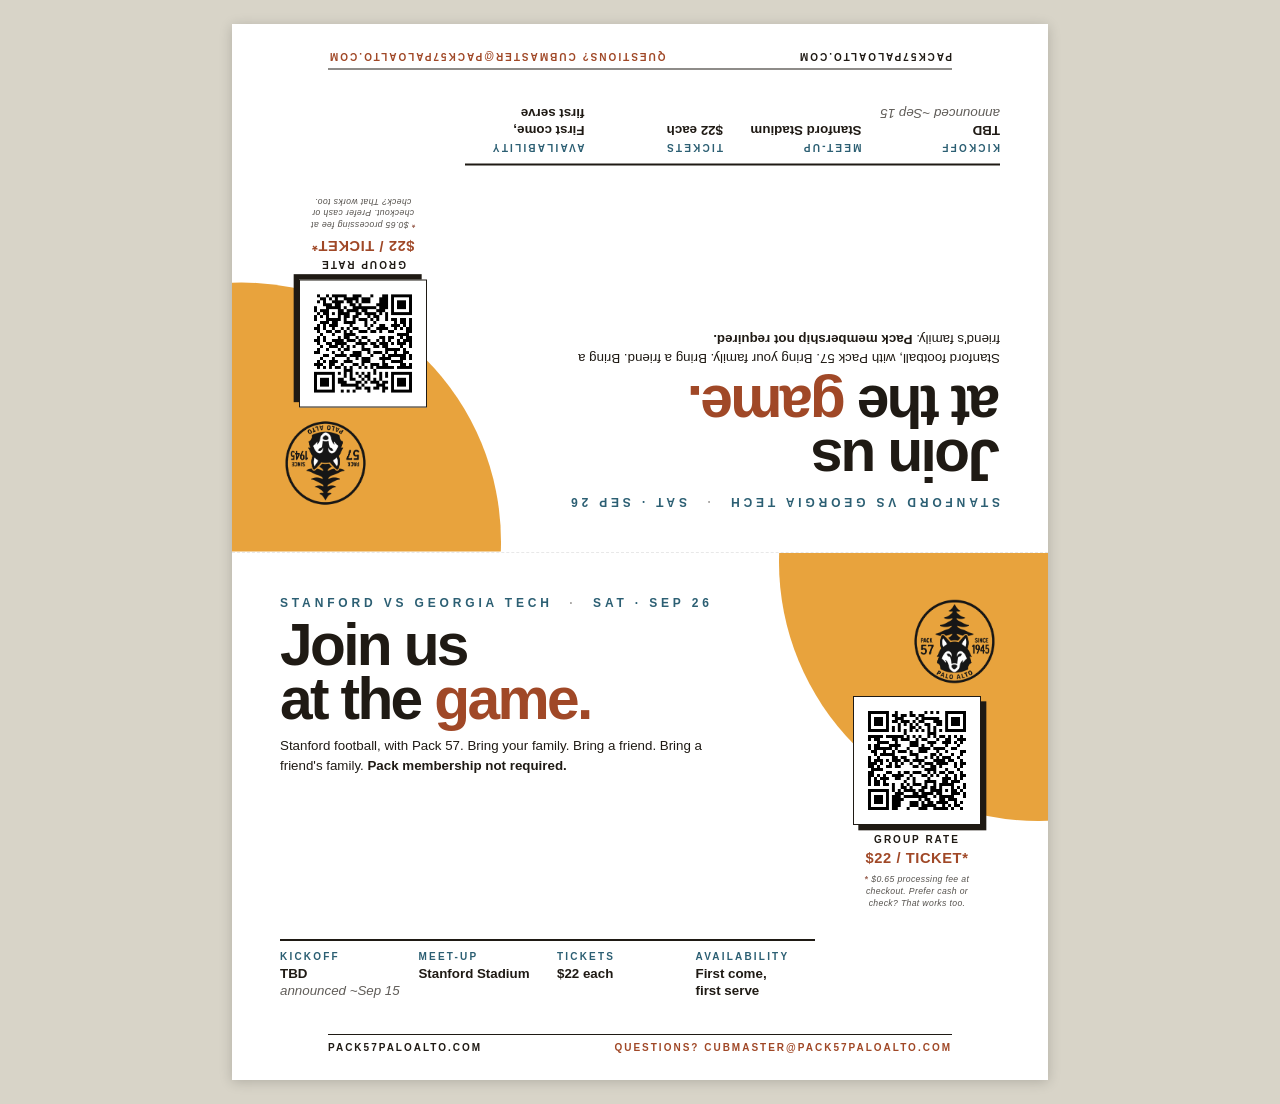
<file: variants/d-stanford-game.html>
<!doctype html>
<html lang="en">
<head>
<meta charset="utf-8">
<title>Pack 57 — Stanford Football Day (Half-Sheet, 2-up)</title>
<link rel="stylesheet" href="../shared/tokens.css">
<style>
  /* ============= Variant D: Stanford Football Day =============
     8.5 × 11 sheet, two identical half-sheets stacked.
     Cut horizontally through the middle = two 8.5 × 5.5 handouts.
     Swiss grid + Sea Ranch supergraphic sun (Stauffacher motif). */

  /* The whole page is the print sheet. We don't want the shared
     .page styling cropping us — override it for this variant. */
  .sheet {
    width: 8.5in;
    height: 11in;
    background: #ffffff;
    margin: 24px auto;
    box-shadow: 0 2px 12px rgba(0,0,0,0.18);
    position: relative;
    box-sizing: border-box;
    overflow: hidden;
    display: flex;
    flex-direction: column;
  }

  @media print {
    body { background: white; }
    .sheet { margin: 0; box-shadow: none; }
  }

  /* Cut guide — sits between the two halves. Ultra-faint dashed rule
     so a slightly-off cut still looks clean. No label, no tick marks. */
  .cut {
    position: relative;
    height: 0;
    border-top: 0.25pt dashed #e8e8e8;
    margin: 0;
    z-index: 5;
  }

  /* Flip the top half 180° so the yellow suns don't share the cut line. */
  .half.flip { transform: rotate(180deg); }

  /* ============= A single half-sheet ============= */
  .half {
    width: 8.5in;
    height: 5.5in;
    box-sizing: border-box;
    padding: 0.45in 0.5in 0.34in;
    background: #ffffff;
    position: relative;
    overflow: hidden;
    display: grid;
    grid-template-columns: repeat(12, 1fr);
    grid-auto-rows: min-content;
    column-gap: 14pt;
    row-gap: 8pt;
  }

  /* Sea Ranch supergraphic — rising sun in upper-right corner.
     Quarter-circle bleeds off top + right edges. */
  .half .sun {
    position: absolute;
    top: -2.6in;
    right: -2.6in;
    width: 5.4in;
    height: 5.4in;
    border-radius: 50%;
    background: var(--sun);
    z-index: 0;
    -webkit-print-color-adjust: exact;
    print-color-adjust: exact;
  }

  /* Everything except the sun stacks above it */
  .half > *:not(.sun) { position: relative; z-index: 1; }

  /* Pack 57 logo, sitting in front of the sun */
  .half .logo {
    grid-column: 11 / 13;
    grid-row: 1;
    display: flex;
    justify-content: flex-end;
    align-items: flex-start;
  }
  .half .logo img {
    width: 0.95in;
    height: auto;
    /* mono logo on the sun — keep it ink-on-yellow */
  }

  /* ===== Hero — eyebrow + headline + sub ===== */
  .half .hero {
    grid-column: 1 / 9;
    grid-row: 1;
  }
  .half .hero .eyebrow {
    font-size: 9pt;
    letter-spacing: 0.32em;
    text-transform: uppercase;
    font-weight: 700;
    color: var(--ocean);
    margin-bottom: 6pt;
  }
  .half .hero .eyebrow .dot {
    color: var(--ink);
    opacity: 0.4;
    margin: 0 7pt;
  }
  .half .hero h1 {
    font-size: 44pt;
    line-height: 0.92;
    letter-spacing: -0.045em;
    font-weight: 900;
    margin: 0;
    color: var(--ink);
  }
  .half .hero h1 em {
    font-style: normal;
    color: var(--redwood);
  }
  .half .hero .sub {
    margin-top: 8pt;
    font-size: 10pt;
    line-height: 1.45;
    max-width: 4.6in;
    color: var(--ink);
  }
  .half .hero .sub b { font-weight: 700; }
  .half .hero .invite {
    margin-top: 6pt;
    font-size: 9.5pt;
    line-height: 1.45;
    max-width: 4.6in;
    color: var(--rust);
    font-style: italic;
  }

  /* ===== Right rail: QR + scan caption, sits below the logo,
     in front of the sun ===== */
  .half .qr {
    grid-column: 10 / 13;
    grid-row: 1;
    margin-top: 1.05in;
    display: flex;
    flex-direction: column;
    align-items: center;
    justify-content: flex-start;
  }
  .half .qr .qr-box {
    background: #fff;
    padding: 6pt;
    border: 1pt solid var(--ink);
    box-shadow: 4pt 4pt 0 var(--ink);
  }
  .half .qr img {
    width: 1.15in;
    height: 1.15in;
    display: block;
  }
  .half .qr .qr-cap {
    margin-top: 7pt;
    font-size: 7.5pt;
    letter-spacing: 0.2em;
    text-transform: uppercase;
    font-weight: 700;
    color: var(--ink);
    text-align: center;
    line-height: 1.25;
  }
  .half .qr .qr-cap .price {
    display: block;
    color: var(--redwood);
    font-size: 11pt;
    letter-spacing: 0.04em;
    margin-top: 2pt;
  }
  .half .qr .qr-note {
    margin-top: 5pt;
    font-size: 6.5pt;
    letter-spacing: 0.04em;
    text-transform: none;
    font-weight: 400;
    color: var(--ink);
    opacity: 0.75;
    text-align: center;
    line-height: 1.35;
    max-width: 1.35in;
    font-style: italic;
  }
  .half .qr .qr-note .star {
    color: var(--rust);
    font-style: normal;
    font-weight: 700;
  }

  /* ===== Details strip — bottom, full width ===== */
  .half .details {
    grid-column: 1 / 10;
    margin-top: 14pt;
    border-top: 1.5pt solid var(--ink);
    padding-top: 8pt;
    display: grid;
    grid-template-columns: repeat(4, 1fr);
    column-gap: 14pt;
  }
  .half .details .d-item .lbl {
    font-size: 7.5pt;
    letter-spacing: 0.22em;
    text-transform: uppercase;
    font-weight: 700;
    color: var(--ocean);
    margin-bottom: 3pt;
  }
  .half .details .d-item .val {
    font-size: 10pt;
    line-height: 1.25;
    font-weight: 700;
    color: var(--ink);
  }
  .half .details .d-item .val em {
    font-style: italic;
    font-weight: 400;
    color: var(--ink);
    opacity: 0.7;
  }

  /* ===== Foot ===== */
  .half .foot {
    grid-column: 1 / 13;
    margin-top: auto;
    position: absolute;
    left: 0.5in;
    right: 0.5in;
    bottom: 0.28in;
    border-top: 0.5pt solid var(--ink);
    padding-top: 5pt;
    display: flex;
    justify-content: space-between;
    align-items: baseline;
    font-size: 7.5pt;
    letter-spacing: 0.2em;
    text-transform: uppercase;
    font-weight: 700;
  }
  .half .foot .mid { color: var(--redwood); }
</style>
</head>
<body>

<div class="sheet">

  <!-- ============= TOP HALF (rotated 180°) ============= -->
  <div class="half flip">

    <div class="sun"></div>

    <div class="logo">
      <img src="../assets/pack57-logo-mono.png" alt="Cub Scouts Pack 57 Palo Alto">
    </div>

    <div class="hero">
      <div class="eyebrow">
        Stanford vs Georgia Tech <span class="dot">·</span> Sat · Sep 26
      </div>
      <h1>Join us<br>at the <em>game.</em></h1>
      <p class="sub">Stanford football, with Pack 57. Bring your
        family. Bring a friend. Bring a friend's family.
        <b>Pack membership not required.</b></p>
    </div>

    <div class="qr">
      <div class="qr-box">
        <img src="../assets/qr-stanford-pay.png" alt="Scan to reserve tickets">
      </div>
      <div class="qr-cap">
        Group rate
        <span class="price">$22 / ticket<span class="star">*</span></span>
      </div>
      <div class="qr-note">
        <span class="star">*</span> $0.65 processing fee at checkout.
        Prefer cash or check? That works too.
      </div>
    </div>

    <div class="details">
      <div class="d-item">
        <div class="lbl">Kickoff</div>
        <div class="val">TBD<br><em>announced ~Sep&nbsp;15</em></div>
      </div>
      <div class="d-item">
        <div class="lbl">Meet-up</div>
        <div class="val">Stanford Stadium</div>
      </div>
      <div class="d-item">
        <div class="lbl">Tickets</div>
        <div class="val">$22 each</div>
      </div>
      <div class="d-item">
        <div class="lbl">Availability</div>
        <div class="val">First come,<br>first serve</div>
      </div>
    </div>

    <div class="foot">
      <span>pack57paloalto.com</span>
      <span class="mid">Questions? cubmaster@pack57paloalto.com</span>
    </div>

  </div>

  <!-- ============= CUT GUIDE ============= -->
  <div class="cut"></div>

  <!-- ============= BOTTOM HALF (identical) ============= -->
  <div class="half">

    <div class="sun"></div>

    <div class="logo">
      <img src="../assets/pack57-logo-mono.png" alt="Cub Scouts Pack 57 Palo Alto">
    </div>

    <div class="hero">
      <div class="eyebrow">
        Stanford vs Georgia Tech <span class="dot">·</span> Sat · Sep 26
      </div>
      <h1>Join us<br>at the <em>game.</em></h1>
      <p class="sub">Stanford football, with Pack 57. Bring your
        family. Bring a friend. Bring a friend's family.
        <b>Pack membership not required.</b></p>
    </div>

    <div class="qr">
      <div class="qr-box">
        <img src="../assets/qr-stanford-pay.png" alt="Scan to reserve tickets">
      </div>
      <div class="qr-cap">
        Group rate
        <span class="price">$22 / ticket<span class="star">*</span></span>
      </div>
      <div class="qr-note">
        <span class="star">*</span> $0.65 processing fee at checkout.
        Prefer cash or check? That works too.
      </div>
    </div>

    <div class="details">
      <div class="d-item">
        <div class="lbl">Kickoff</div>
        <div class="val">TBD<br><em>announced ~Sep&nbsp;15</em></div>
      </div>
      <div class="d-item">
        <div class="lbl">Meet-up</div>
        <div class="val">Stanford Stadium</div>
      </div>
      <div class="d-item">
        <div class="lbl">Tickets</div>
        <div class="val">$22 each</div>
      </div>
      <div class="d-item">
        <div class="lbl">Availability</div>
        <div class="val">First come,<br>first serve</div>
      </div>
    </div>

    <div class="foot">
      <span>pack57paloalto.com</span>
      <span class="mid">Questions? cubmaster@pack57paloalto.com</span>
    </div>

  </div>

</div>

</body>
</html>
</file>
<file: shared/tokens.css>
/* Sea Ranch palette — earthy, sun-bleached, mid-century coastal */
:root {
  --redwood: #A04827;     /* siding stain */
  --ocean:   #2C5F73;     /* deep pacific */
  --sun:     #E8A33D;     /* afternoon light */
  --moss:    #5C6B3E;     /* trail green */
  --cream:   #F2E8D5;     /* weathered cedar */
  --bone:    #FAF6EC;     /* page */
  --ink:     #1F1A14;     /* near-black, warm */
  --rust:    #7A2E1A;     /* deep accent */

  --font-sans: "Helvetica Neue", Helvetica, Arial, sans-serif;
}

/* Print sizing — letter, single sided */
@page { size: 8.5in 11in; margin: 0; }

html, body {
  margin: 0;
  padding: 0;
  font-family: var(--font-sans);
  color: var(--ink);
  background: #d8d4c8;     /* gray surround so the page edge is visible on screen */
  -webkit-font-smoothing: antialiased;
}

.page {
  width: 8.5in;
  height: 11in;
  background: var(--bone);
  margin: 24px auto;
  position: relative;
  overflow: hidden;
  box-shadow: 0 2px 12px rgba(0,0,0,0.18);
  box-sizing: border-box;
}

@media print {
  body { background: white; }
  .page { margin: 0; box-shadow: none; }
}

/* Common type rules */
.tight  { letter-spacing: -0.02em; }
.tighter{ letter-spacing: -0.04em; }
.upper  { text-transform: uppercase; }
.bold   { font-weight: 700; }
.black  { font-weight: 900; }
</file>
